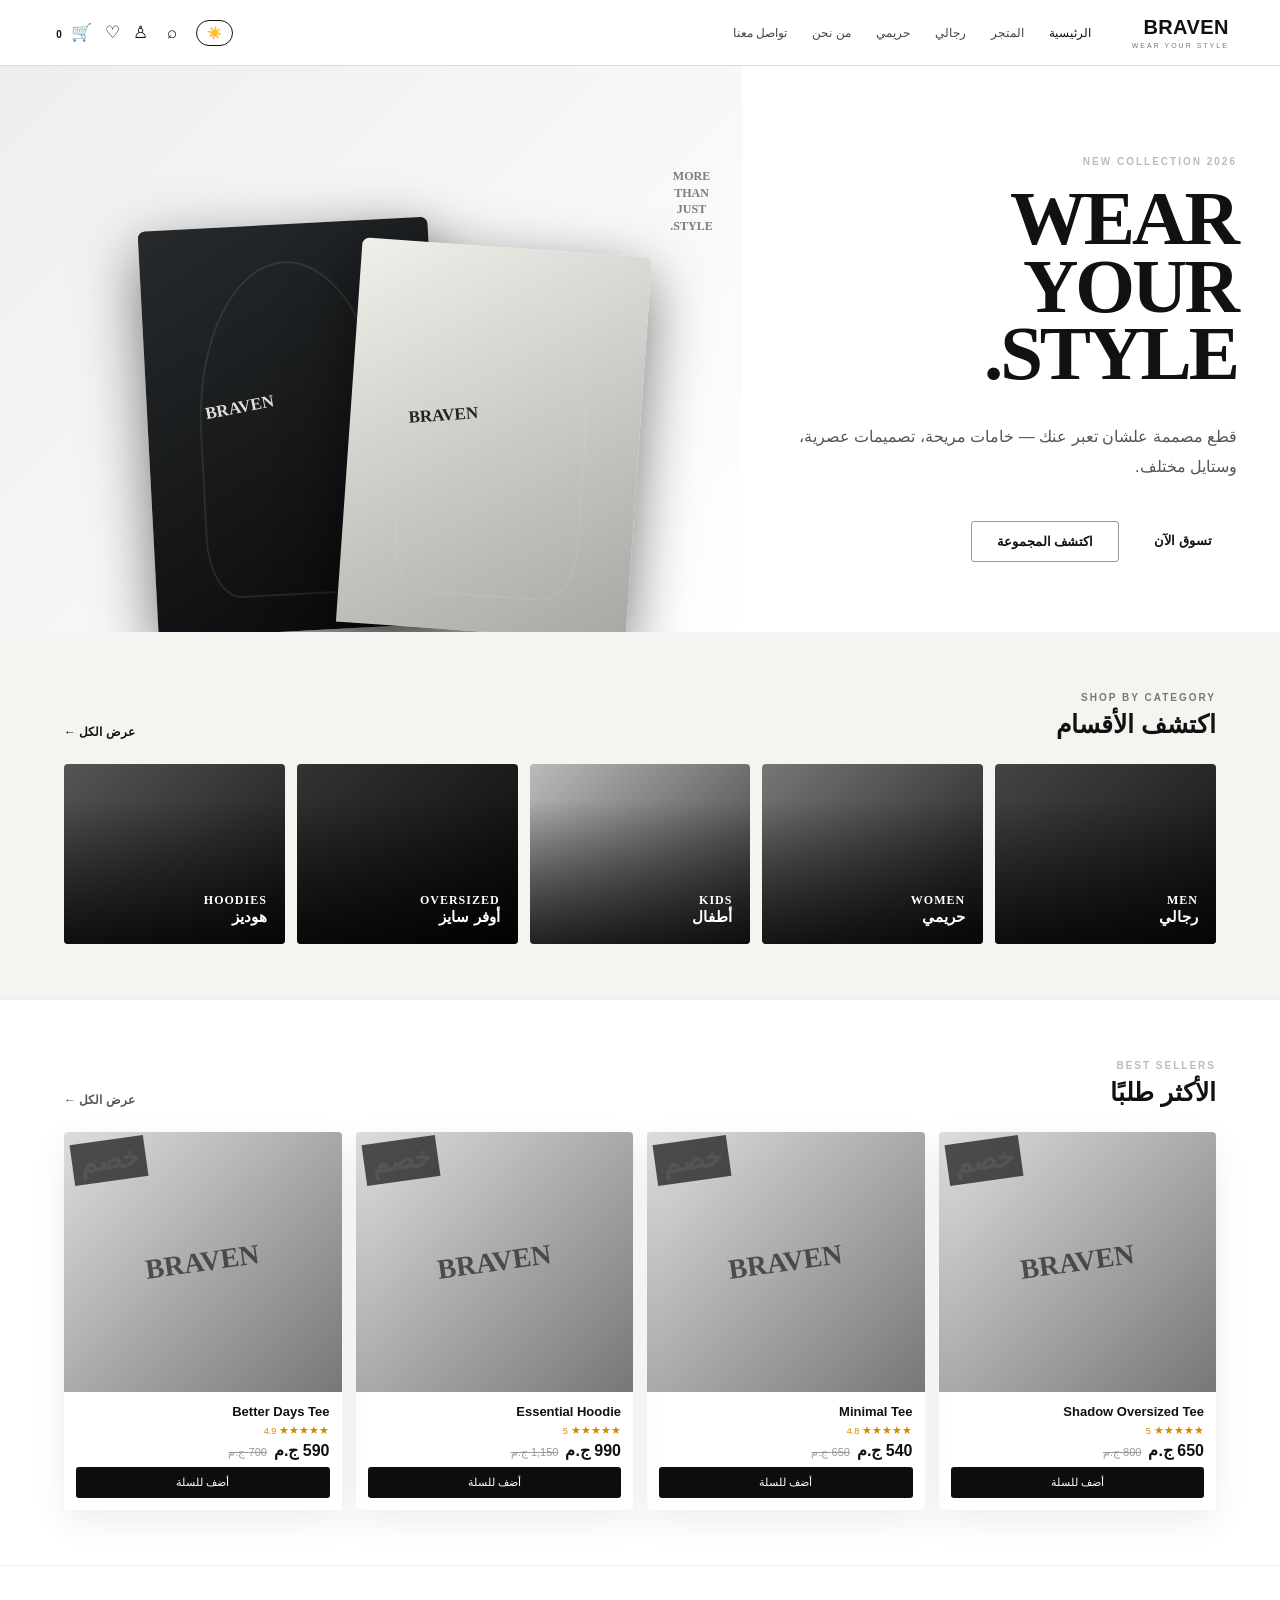
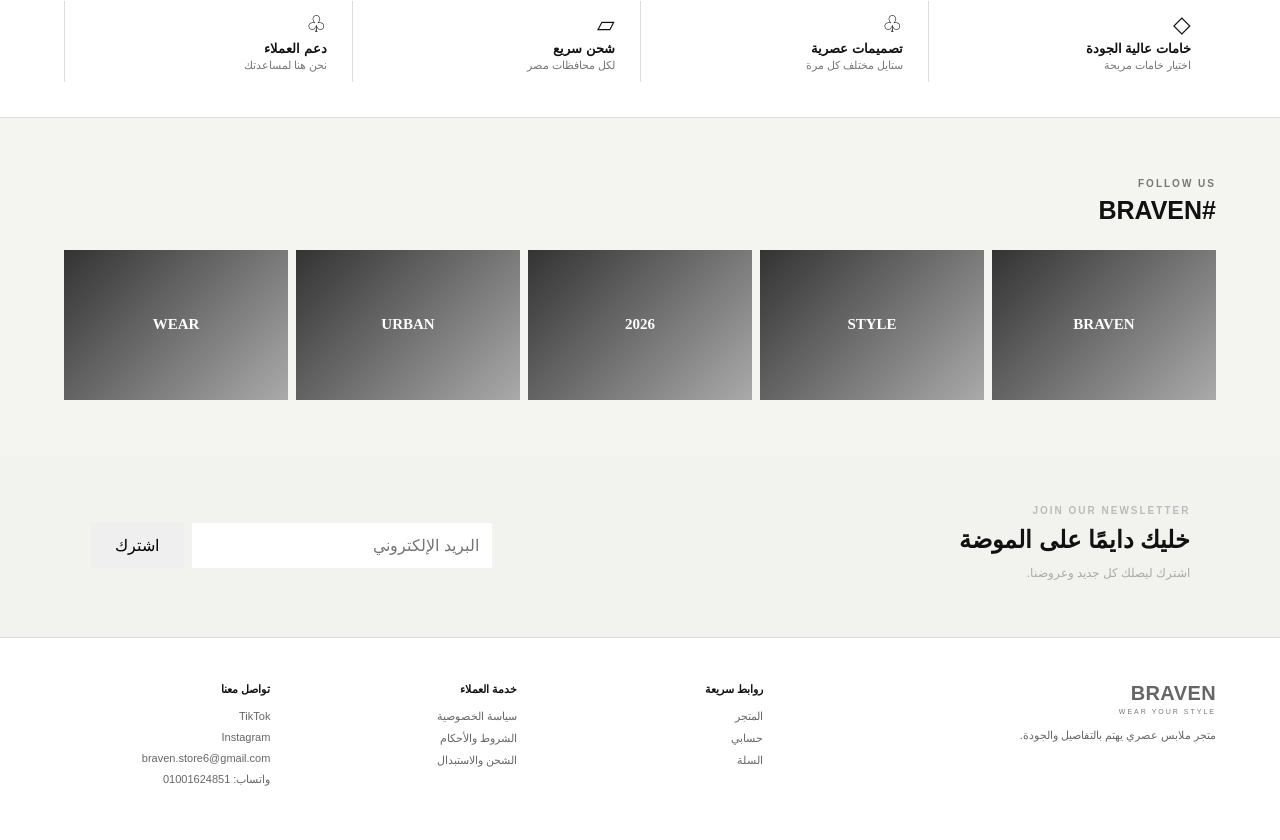
<file: index.html>
<!doctype html><html lang="ar" dir="rtl"><head><meta charset="utf-8"><meta name="viewport" content="width=device-width,initial-scale=1"><title>BRAVEN — Wear Your Style</title><link rel="stylesheet" href="styles.css?v=20260926-5"><link rel="stylesheet" href="theme-fix.css?v=20260926-2"></head><body><header class="topbar"><a class="brand" href="index.html"><span>BRAVEN</span><small>WEAR YOUR STYLE</small></a><nav><a class="active" href="index.html">الرئيسية</a><a href="shop.html">المتجر</a><a href="shop.html?cat=men">رجالي</a><a href="shop.html?cat=women">حريمي</a><a href="#about">من نحن</a><a href="#contact">تواصل معنا</a></nav><div class="actions"><button id="themeToggle" class="theme-toggle" onclick="toggleTheme()" title="تبديل الوضع">☀️</button><button onclick="openSearch()">⌕</button><a href="account.html">♙</a><a href="cart.html">♡</a><a class="cart-link" href="cart.html">🛒 <b id="cartCount">0</b></a></div></header><main><section class="hero"><div class="hero-copy"><span class="eyebrow">NEW COLLECTION 2026</span><h1>WEAR YOUR<br><strong>STYLE.</strong></h1><p>قطع مصممة علشان تعبر عنك — خامات مريحة، تصميمات عصرية، وستايل مختلف.</p><div class="hero-buttons"><a class="btn light" href="shop.html">تسوق الآن</a><a class="btn ghost" href="#categories">اكتشف المجموعة</a></div></div><div class="hero-art"><div class="model-card model-one"><span>BRAVEN</span></div><div class="model-card model-two"><span>BRAVEN</span></div><div class="hero-stamp">MORE<br>THAN<br>JUST<br>STYLE.</div></div></section><section id="categories" class="section"><div class="section-head"><div><span class="eyebrow dark">SHOP BY CATEGORY</span><h2>اكتشف الأقسام</h2></div><a href="shop.html">عرض الكل ←</a></div><div class="category-grid"><a class="cat cat-men" href="shop.html?cat=men"><span>MEN</span><b>رجالي</b></a><a class="cat cat-women" href="shop.html?cat=women"><span>WOMEN</span><b>حريمي</b></a><a class="cat cat-kids" href="shop.html?cat=kids"><span>KIDS</span><b>أطفال</b></a><a class="cat cat-over" href="shop.html?cat=oversized"><span>OVERSIZED</span><b>أوفر سايز</b></a><a class="cat cat-hood" href="shop.html?cat=hoodies"><span>HOODIES</span><b>هوديز</b></a></div></section><section class="section dark-section"><div class="section-head"><div><span class="eyebrow">BEST SELLERS</span><h2>الأكثر طلبًا</h2></div><a href="shop.html">عرض الكل ←</a></div><div id="homeProducts" class="product-grid"></div></section><section class="benefits section"><div><i>◇</i><b>خامات عالية الجودة</b><span>اختيار خامات مريحة</span></div><div><i>♧</i><b>تصميمات عصرية</b><span>ستايل مختلف كل مرة</span></div><div><i>▱</i><b>شحن سريع</b><span>لكل محافظات مصر</span></div><div><i>♧</i><b>دعم العملاء</b><span>نحن هنا لمساعدتك</span></div></section><section class="instagram section"><div class="section-head"><div><span class="eyebrow dark">FOLLOW US</span><h2>#BRAVEN</h2></div></div><div class="insta-grid"><div>BRAVEN</div><div>STYLE</div><div>2026</div><div>URBAN</div><div>WEAR</div></div></section><section class="newsletter"><div><span class="eyebrow">JOIN OUR NEWSLETTER</span><h2>خليك دايمًا على الموضة</h2><p>اشترك ليصلك كل جديد وعروضنا.</p></div><form onsubmit="subscribe(event)"><input required type="email" placeholder="البريد الإلكتروني"><button>اشترك</button></form></section></main><footer id="contact"><div><a class="brand" href="index.html"><span>BRAVEN</span><small>WEAR YOUR STYLE</small></a><p>متجر ملابس عصري يهتم بالتفاصيل والجودة.</p></div><div><h4>روابط سريعة</h4><a href="shop.html">المتجر</a><a href="account.html">حسابي</a><a href="cart.html">السلة</a></div><div><h4>خدمة العملاء</h4><a href="#">سياسة الخصوصية</a><a href="#">الشروط والأحكام</a><a href="#">الشحن والاستبدال</a></div><div><h4>تواصل معنا</h4><a class="social-link" href="https://www.tiktok.com/@braven9631?_r=1&_t=ZS-99qKzGs6H9o" target="_blank" rel="noopener">TikTok</a><a class="social-link" href="https://www.instagram.com/braven7117?stkn=MTlnc2VxcGY0OW10dA%3D%3D" target="_blank" rel="noopener">Instagram</a><a class="social-link" href="mailto:braven.store6@gmail.com">braven.store6@gmail.com</a><a class="social-link" id="whatsappLink" href="https://wa.me/2010016248519" target="_blank" rel="noopener">واتساب: <span id="footerPhone">01001624851</span></a></div></footer><div id="toast" class="toast"></div><script src="recovery.js?v=20260926-5"></script><script src="app.js?v=20260926-5"></script><script src="final-fix.js?v=20260926-2"></script><script>(function(){function updateWhatsApp(){try{const settings=JSON.parse(localStorage.getItem('braven_settings')||'{}'),raw=String(settings.phone||'').trim(),digits=raw.replace(/\D/g,''),wa=digits?(digits.startsWith('0')?'20'+digits.slice(1):digits):'';const link=document.getElementById('whatsappLink'),label=document.getElementById('footerPhone');if(link&&wa)link.href='https://wa.me/'+wa;if(label&&raw)label.textContent=raw}catch(e){}}updateWhatsApp();window.addEventListener('storage',updateWhatsApp);window.addEventListener('pageshow',updateWhatsApp)})();</script></body></html>
</file>
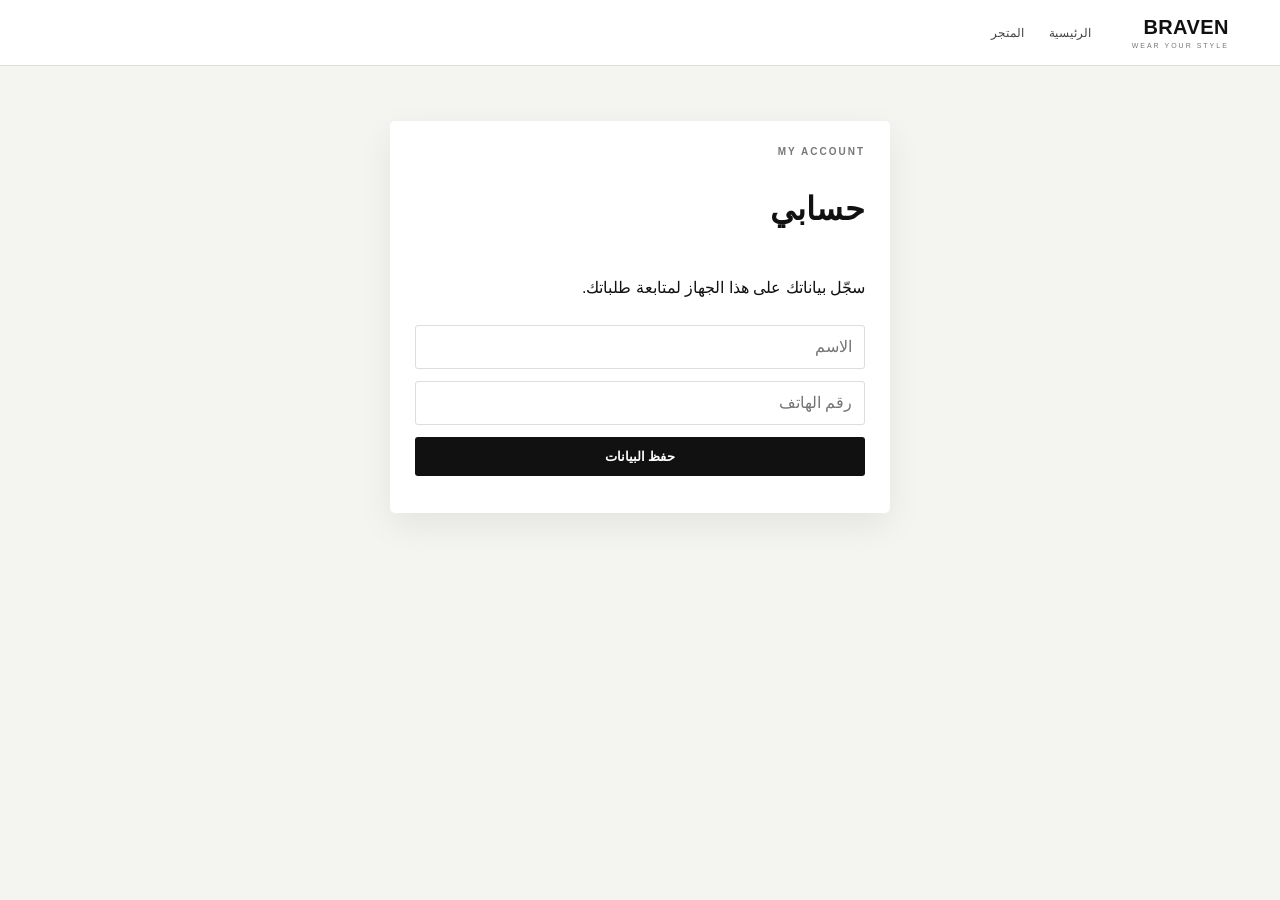
<file: account.html>
<!doctype html><html lang="ar" dir="rtl"><head><meta charset="utf-8"><meta name="viewport" content="width=device-width,initial-scale=1"><title>حسابي — BRAVEN</title><link rel="stylesheet" href="styles.css"></head><body><header class="topbar"><a class="brand" href="index.html"><span>BRAVEN</span><small>WEAR YOUR STYLE</small></a><nav><a href="index.html">الرئيسية</a><a href="shop.html">المتجر</a></nav></header><main class="section account"><div class="account-card"><span class="eyebrow dark">MY ACCOUNT</span><h1>حسابي</h1><p>سجّل بياناتك على هذا الجهاز لمتابعة طلباتك.</p><input id="accountName" placeholder="الاسم"><input id="accountPhone" placeholder="رقم الهاتف"><button class="btn dark-btn" onclick="saveAccount()">حفظ البيانات</button><div id="accountMsg"></div></div></main><script src="app.js"></script><script>loadAccount()</script></body></html>
</file>
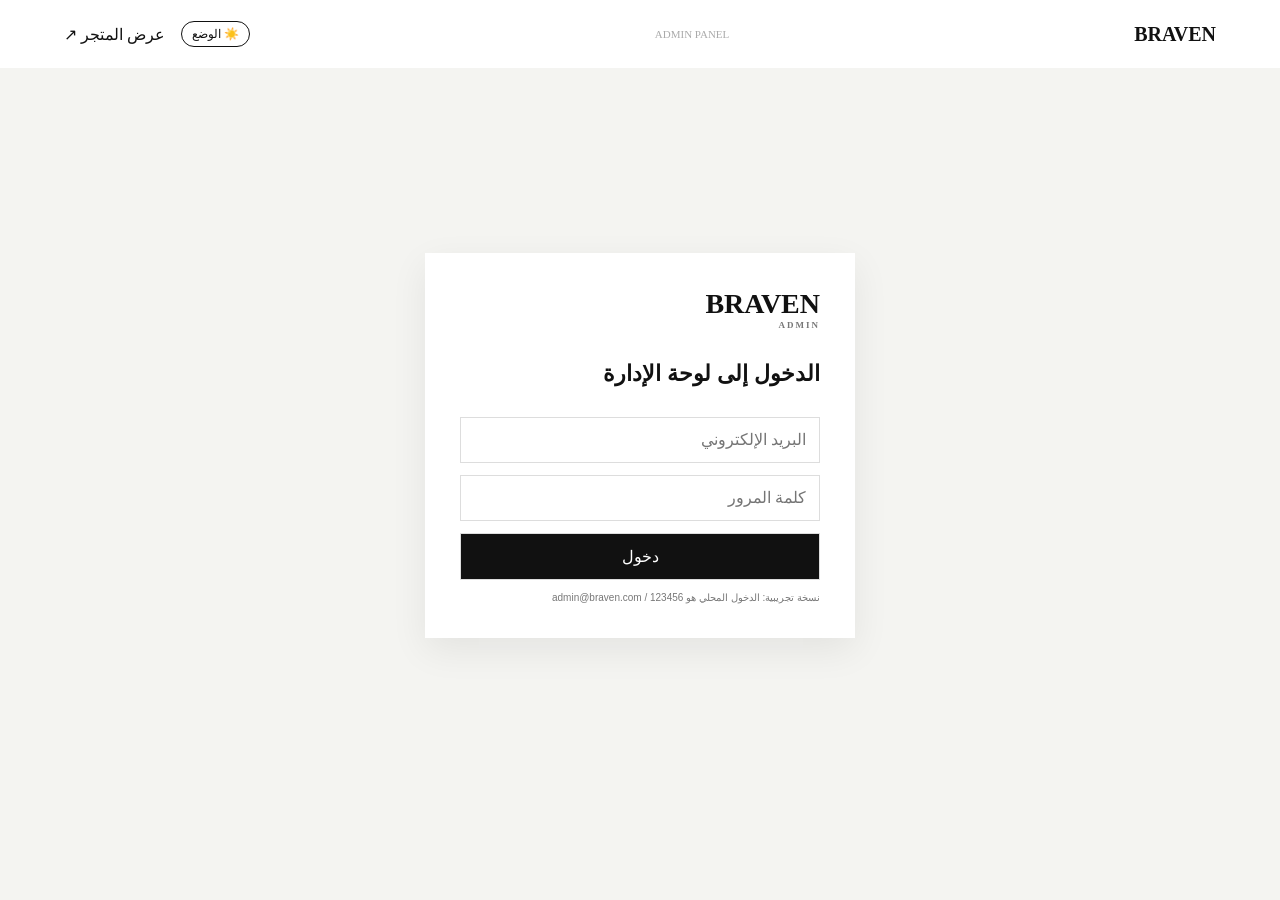
<file: admin.html>
<!doctype html><html lang="ar" dir="rtl"><head><meta charset="utf-8"><meta name="viewport" content="width=device-width,initial-scale=1"><title>لوحة الإدارة — BRAVEN</title><link rel="stylesheet" href="styles.css?v=20260926-3"><link rel="stylesheet" href="theme-fix.css?v=20260926-1"></head><body class="admin-body"><header class="admin-top"><a href="index.html">BRAVEN</a><span>ADMIN PANEL</span><div class="admin-top-actions"><button id="themeToggle" class="theme-toggle" onclick="toggleTheme()" title="تبديل الوضع">☀️ الوضع</button><a href="index.html">عرض المتجر ↗</a></div></header><main class="admin-wrap"><section id="adminLogin" class="admin-login"><div class="admin-login-box"><div class="admin-logo">BRAVEN<span>ADMIN</span></div><h1>الدخول إلى لوحة الإدارة</h1><input id="adminEmail" placeholder="البريد الإلكتروني"><input id="adminPass" type="password" placeholder="كلمة المرور"><button onclick="bravenSafeAdminLogin()">دخول</button><small>نسخة تجريبية: الدخول المحلي هو admin@braven.com / 123456</small></div></section><section id="dashboard" class="hidden"><div class="admin-head"><div><span class="eyebrow dark">CONTROL CENTER</span><h1>لوحة الإدارة</h1><p>إدارة المنتجات والمخزون والطلبات والإعدادات.</p></div><button class="btn dark-btn" onclick="adminLogout()">تسجيل خروج</button></div><div class="stats"><div><b id="statOrders">0</b><span>الطلبات</span></div><div><b id="statSales">0</b><span>المبيعات ج.م</span></div><div><b id="statProducts">0</b><span>المنتجات</span></div><div><b id="statStock">0</b><span>المخزون</span></div></div><div class="admin-grid"><section class="admin-card"><h2 id="productFormTitle">إضافة منتج</h2><form id="productForm" onsubmit="saveProduct(event)"><input type="hidden" id="editId"><label>اسم المنتج<input id="pName" required placeholder="مثال: Oversized Tee"></label><label>الفئة<select id="pCat"><option value="men">رجالي</option><option value="women">حريمي</option><option value="kids">أطفال</option><option value="oversized">أوفر سايز</option><option value="hoodies">هوديز</option></select></label><div class="two"><label>السعر<input id="pPrice" required type="number"></label><label>السعر القديم<input id="pOld" type="number"></label></div><div class="two"><label>المخزون<input id="pStock" required type="number"></label><label>التقييم<input id="pRating" type="number" min="1" max="5" step=".1" value="5"></label></div><label>صور المنتج (يمكن اختيار أكثر من صورة)<input id="pImages" type="file" accept="image/*" multiple></label><label>أو رابط صورة رئيسية<input id="pImageUrl" placeholder="https://..."></label><label>الوصف الكامل<textarea id="pDescription" rows="5" placeholder="وصف المنتج وتفاصيله"></textarea></label><div class="two"><label>المقاسات<input id="pSizes" placeholder="S, M, L, XL"></label><label>الألوان<input id="pColors" placeholder="أسود, أبيض"></label></div><div class="two"><label>SKU / كود المنتج<input id="pSku" placeholder="BRV-001"></label><label>حد تنبيه المخزون<input id="pLowStock" type="number" min="0" value="3"></label></div><div class="admin-checks"><label><input id="pFeatured" type="checkbox"> منتج مميز</label><label><input id="pNew" type="checkbox"> منتج جديد</label></div><button class="btn dark-btn">حفظ المنتج</button><button type="button" class="btn outline" onclick="resetProductForm()">مسح</button></form></section><section class="admin-card"><h2>المنتجات والمخزون</h2><div id="adminProducts"></div></section></div><section class="admin-card" id="revenueDashboard"><h2>الإيرادات والإحصائيات</h2><p>جاري تحميل الإحصائيات...</p></section><section class="admin-card"><h2>الطلبات</h2><div id="adminOrders"></div></section><section class="admin-card"><h2>إدارة التقييمات والمراجعات</h2><div id="adminReviews"></div></section><section class="admin-card settings"><h2>إعدادات المتجر</h2><div class="two"><label>اسم المتجر<input id="storeName"></label><label>رقم واتساب<input id="storePhone"></label></div><button class="btn dark-btn" onclick="saveSettings()">حفظ الإعدادات</button></section></section></main><div id="toast" class="toast"></div><script src="app.js?v=20260926-3"></script><script src="recovery.js?v=20260926-3"></script><script src="runtime-fix.js?v=20260926-3"></script><script>initAdmin()</script></body></html>
</file>
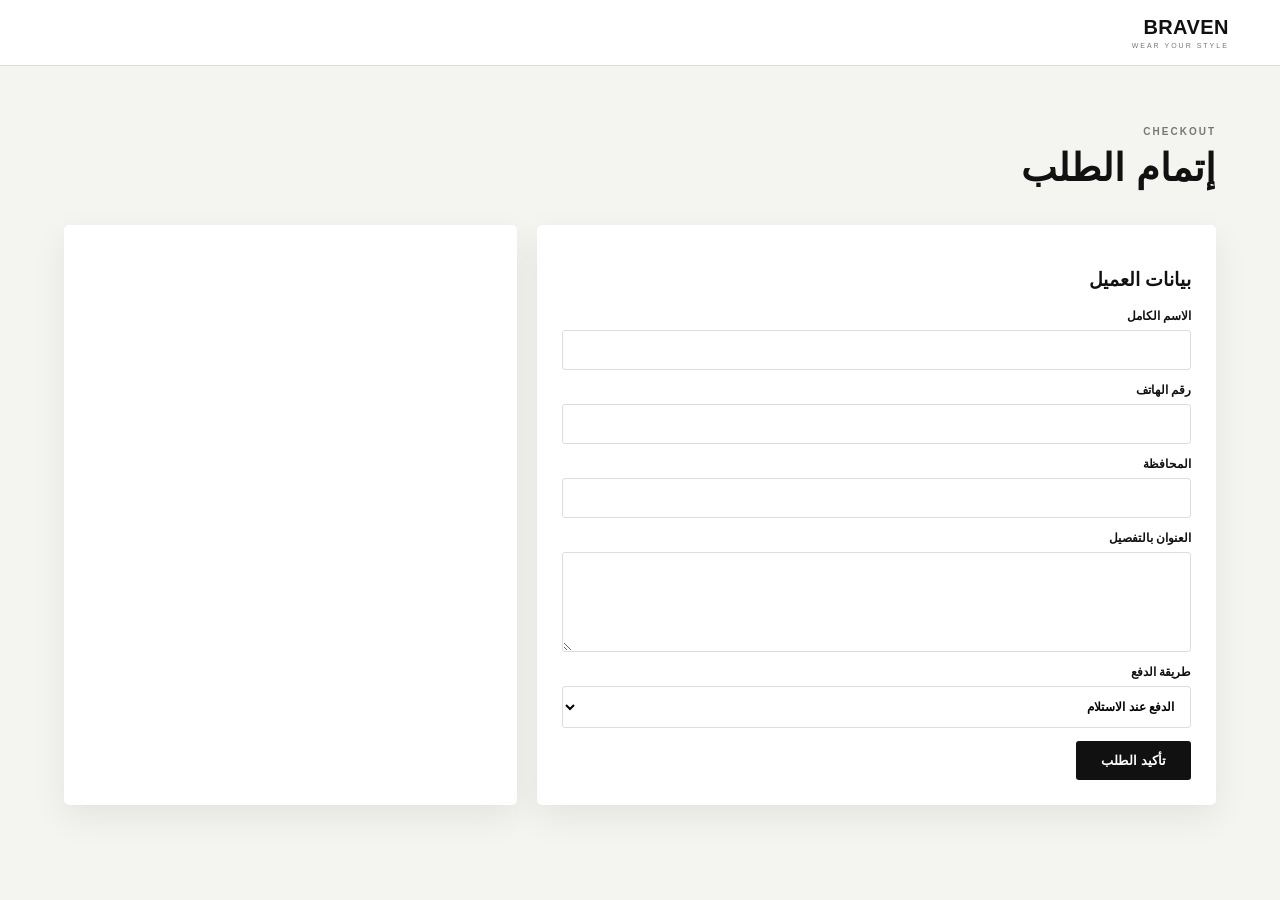
<file: checkout.html>
<!doctype html><html lang="ar" dir="rtl"><head><meta charset="utf-8"><meta name="viewport" content="width=device-width,initial-scale=1"><title>إتمام الطلب — BRAVEN</title><link rel="stylesheet" href="styles.css"></head><body><header class="topbar"><a class="brand" href="index.html"><span>BRAVEN</span><small>WEAR YOUR STYLE</small></a></header><main class="section checkout"><div class="page-title"><span class="eyebrow dark">CHECKOUT</span><h1>إتمام الطلب</h1></div><form id="checkoutForm" class="checkout-form"><div class="form-card"><h3>بيانات العميل</h3><label>الاسم الكامل<input required name="name"></label><label>رقم الهاتف<input required name="phone"></label><label>المحافظة<input required name="city"></label><label>العنوان بالتفصيل<textarea required name="address"></textarea></label><label>طريقة الدفع<select name="payment"><option>الدفع عند الاستلام</option><option>تحويل بنكي</option></select></label><button class="btn dark-btn">تأكيد الطلب</button></div><div id="checkoutSummary" class="form-card"></div></form></main><div id="toast" class="toast"></div><script src="recovery.js"></script><script src="app.js"></script><script>renderCheckout()</script></body></html>
</file>
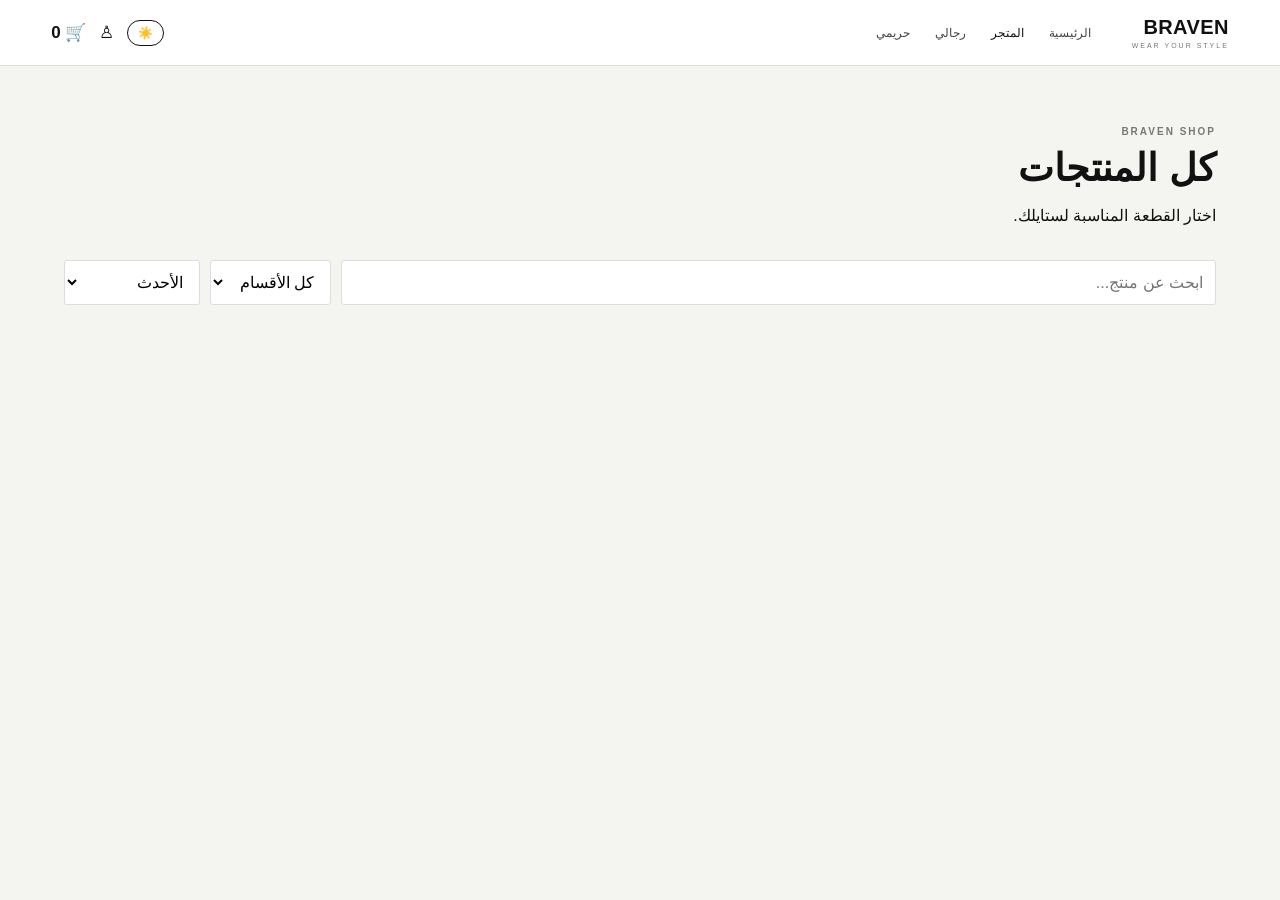
<file: shop.html>
<!doctype html><html lang="ar" dir="rtl"><head><meta charset="utf-8"><meta name="viewport" content="width=device-width,initial-scale=1"><title>المتجر — BRAVEN</title><link rel="stylesheet" href="styles.css"></head><body>
<header class="topbar"><a class="brand" href="index.html"><span>BRAVEN</span><small>WEAR YOUR STYLE</small></a><nav><a href="index.html">الرئيسية</a><a class="active" href="shop.html">المتجر</a><a href="shop.html?cat=men">رجالي</a><a href="shop.html?cat=women">حريمي</a></nav><div class="actions"><button id="themeToggle" class="theme-toggle" onclick="toggleTheme()" title="تبديل الوضع">☀️</button><a href="account.html">♙</a><a href="cart.html">🛒 <b id="cartCount">0</b></a></div></header>
<main class="shop-page section"><div class="page-title"><span class="eyebrow dark">BRAVEN SHOP</span><h1>كل المنتجات</h1><p>اختار القطعة المناسبة لستايلك.</p></div><div class="shop-tools"><input id="searchInput" oninput="renderShop()" placeholder="ابحث عن منتج..."><select id="categorySelect" onchange="renderShop()"><option value="">كل الأقسام</option><option value="men">رجالي</option><option value="women">حريمي</option><option value="kids">أطفال</option><option value="oversized">أوفر سايز</option><option value="hoodies">هوديز</option></select><select id="sortSelect" onchange="renderShop()"><option value="new">الأحدث</option><option value="low">السعر: الأقل</option><option value="high">السعر: الأعلى</option></select></div><div id="shopProducts" class="product-grid"></div></main><div id="toast" class="toast"></div><script src="recovery.js"></script><script src="app.js"></script><script>initShop()</script></body></html>
</file>
<file: styles.css>
/* BRAVEN theme system — preserves the original layout while inverting the visual palette */
:root{
  --page-bg:#f4f4f1;--page-text:#111;--surface:#fff;--surface-2:#f8f8f6;
  --header-bg:#080a0b;--header-text:#fff;--border:#ddd;--muted-text:#747474;
  --invert-bg:#0b0d0e;--invert-text:#fff;--field-bg:#fff;--field-text:#111;
}
body{background:var(--page-bg);color:var(--page-text);transition:background-color .28s ease,color .28s ease}
body.theme-dark{
  --page-bg:#080909;--page-text:#fff;--surface:#111313;--surface-2:#161818;
  --header-bg:#000;--header-text:#fff;--border:#303333;--muted-text:#b7b7b7;
  --invert-bg:#000;--invert-text:#fff;--field-bg:#151717;--field-text:#fff;
}
body.theme-dark .topbar,body.theme-dark .admin-top{background:#000;color:#fff;border-color:#252525}
body:not(.theme-dark) .topbar,body:not(.theme-dark) .admin-top{background:#fff;color:#111;border-color:#ddd}
body:not(.theme-dark) .topbar nav a,body:not(.theme-dark) .actions button,body:not(.theme-dark) .actions a{color:#111}
body:not(.theme-dark) .brand small{color:#777}
body.theme-dark .brand small{color:#bbb}
body:not(.theme-dark) .hero{background:#fff;color:#111}
body:not(.theme-dark) .hero p{color:#555}
body:not(.theme-dark) .hero-art{background:linear-gradient(135deg,#eee,#fff)}
body:not(.theme-dark) .hero-stamp{color:#1118}
body:not(.theme-dark) .ghost{color:#111;border-color:#999}
body.theme-dark .section:not(.dark-section),body.theme-dark .benefits,body.theme-dark .instagram{background:#080909;color:#fff}
body.theme-dark .dark-section,body.theme-dark .reviews{background:#000;color:#fff}
body.theme-dark .product-card,body.theme-dark .cart-row,body.theme-dark .cart-total,
body.theme-dark .form-card,body.theme-dark .account-card,body.theme-dark .admin-card,
body.theme-dark .stats>div,body.theme-dark .admin-login-box{background:#111313;color:#fff;border-color:#303333}
body.theme-dark .product-card h3,body.theme-dark .section-head h2,body.theme-dark .admin-card h2,
body.theme-dark .admin-head h1,body.theme-dark .admin-logo,body.theme-dark label{color:#fff}
body.theme-dark .section-head a,body.theme-dark .benefits span,body.theme-dark .admin-product small,
body.theme-dark .order small,body.theme-dark .stats span{color:#b7b7b7}
body.theme-dark .benefits{border-color:#303333}
body.theme-dark .benefits>div{border-color:#303333}
body.theme-dark .shop-tools input,body.theme-dark .shop-tools select,body.theme-dark .account-card input,
body.theme-dark .checkout-form input,body.theme-dark .checkout-form select,body.theme-dark .checkout-form textarea,
body.theme-dark .admin-card input,body.theme-dark .admin-card select,
body.theme-dark .admin-login-box input{background:#151717;color:#fff;border-color:#3a3a3a}
body.theme-dark .outline{color:#fff;border-color:#555;background:transparent}
body.theme-dark .dark-btn{background:#fff;color:#000}
body.theme-dark .add-btn{background:#fff;color:#000}
body.theme-dark .sale{background:#fff;color:#000}
body.theme-dark .order,.theme-dark .admin-product{border-color:#303333}
body.theme-dark footer{background:#000;color:#aaa}
body.theme-dark footer h4{color:#fff}
body.theme-dark .newsletter{background:#000;color:#fff}
body.theme-dark .newsletter input{background:#151717;color:#fff}
body:not(.theme-dark) .dark-section{background:#fff;color:#111;border-top:1px solid #eee;border-bottom:1px solid #eee}
body:not(.theme-dark) .dark-section .section-head a{color:#555}
body:not(.theme-dark) .newsletter{background:#f2f2ef;color:#111}
body:not(.theme-dark) footer{background:#fff;color:#666;border-top:1px solid #ddd}
body:not(.theme-dark) footer h4{color:#111}
body:not(.theme-dark) .admin-body{background:#f4f4f1}
body.theme-dark .admin-body{background:#080909}
.theme-toggle{background:transparent!important;color:inherit!important;border:1px solid currentColor!important;border-radius:999px;padding:6px 10px!important;font-size:12px!important;line-height:1;transition:all .2s ease}
.theme-toggle:hover{transform:translateY(-1px);opacity:.8}
.admin-top-actions{display:flex;align-items:center;gap:16px}
.social-link{display:block;margin:8px 0}
@media(max-width:520px){.admin-top-actions{gap:8px}.theme-toggle{padding:6px 8px!important}.admin-top{padding:0 3%}.admin-top span{display:none}}
@import url('https://fonts.googleapis.com/css2?family=Cairo:wght@400;600;700;800;900&family=Montserrat:wght@500;700;800;900&display=swap');
:root{--black:#090b0c;--dark:#111416;--white:#f7f7f4;--line:#ddd;--muted:#747474;--accent:#fff;--card:#fff;--shadow:0 12px 35px #00000012}
*{box-sizing:border-box}html{scroll-behavior:smooth}body{margin:0;font-family:Cairo,Arial,sans-serif;background:#f4f4f1;color:#111}a{text-decoration:none;color:inherit}button,input,select,textarea{font:inherit}button{cursor:pointer;border:0}.topbar{height:66px;background:#080a0b;color:#fff;display:flex;align-items:center;padding:0 4%;gap:28px;position:sticky;top:0;z-index:20;border-bottom:1px solid #242729}.brand{display:flex;flex-direction:column;line-height:1;font-family:Montserrat,sans-serif;letter-spacing:.4px;min-width:110px}.brand span{font-weight:900;font-size:20px}.brand small{font-size:7px;letter-spacing:2px;margin-top:5px;color:#bbb}.topbar nav{display:flex;gap:25px;font-size:12px;flex:1}.topbar nav a{opacity:.78}.topbar nav a:hover,.topbar nav .active{opacity:1}.actions{display:flex;gap:13px;align-items:center}.actions button,.actions a{background:none;color:#fff;font-size:17px}.cart-link{white-space:nowrap}.cart-link b{background:#fff;color:#111;border-radius:50%;padding:1px 5px;font-size:10px}.hero{min-height:560px;background:#0b0d0e;color:#fff;display:grid;grid-template-columns:42% 58%;overflow:hidden}.hero-copy{padding:90px 8% 70px;display:flex;flex-direction:column;justify-content:center;z-index:2}.eyebrow{font:700 10px Montserrat,sans-serif;letter-spacing:2px;color:#bbb}.eyebrow.dark{color:#777}.hero h1{font:900 clamp(50px,6vw,86px)/.88 Montserrat;margin:18px 0;letter-spacing:-3px}.hero h1 strong{font-weight:900}.hero p{max-width:470px;color:#bdbdbd;line-height:1.9}.hero-buttons{display:flex;gap:10px;margin-top:22px}.btn{padding:12px 25px;border-radius:3px;font-weight:800;font-size:13px;display:inline-block}.light{background:#fff;color:#111}.ghost{border:1px solid #666;color:#fff}.dark-btn{background:#111;color:#fff}.outline{border:1px solid #aaa;background:transparent;color:#111}.hero-art{position:relative;background:linear-gradient(135deg,#303438,#121516);min-height:560px}.model-card{position:absolute;width:39%;height:72%;bottom:0;border-radius:7px 7px 0 0;background:linear-gradient(150deg,#272a2d,#070808);box-shadow:0 20px 60px #0008}.model-card:before{content:"";position:absolute;inset:9% 18%;border:2px solid #ddd6;border-radius:50% 50% 18% 18%;opacity:.25}.model-card span{position:absolute;top:42%;left:20%;font:900 17px Montserrat;transform:rotate(-8deg);color:#ddd}.model-one{left:20%;transform:rotate(-3deg)}.model-two{right:14%;height:68%;background:linear-gradient(150deg,#f0f0eb,#a7a7a3);transform:rotate(4deg)}.model-two span{color:#222}.hero-stamp{position:absolute;right:4%;top:18%;font:800 12px Montserrat;line-height:1.4;color:#fff8;text-align:center}.section{padding:55px 5%}.section-head{display:flex;justify-content:space-between;align-items:end;margin-bottom:25px}.section-head h2{margin:5px 0 0;font-size:25px}.section-head>a{font-size:12px;font-weight:700}.category-grid{display:grid;grid-template-columns:repeat(5,1fr);gap:12px}.cat{height:180px;border-radius:4px;overflow:hidden;position:relative;padding:18px;color:#fff;display:flex;flex-direction:column;justify-content:end;background:#25282a}.cat:before{content:"";position:absolute;inset:0;background:linear-gradient(transparent 20%,#000b)}.cat span,.cat b{position:relative}.cat span{font:800 12px Montserrat;letter-spacing:1px}.cat b{font-size:15px}.cat-men{background:linear-gradient(135deg,#444,#111)}.cat-women{background:linear-gradient(135deg,#777,#191919)}.cat-kids{background:linear-gradient(135deg,#bbb,#333)}.cat-over{background:linear-gradient(135deg,#333,#080808)}.cat-hood{background:linear-gradient(135deg,#555,#151515)}.dark-section{background:#0b0d0e;color:#fff}.dark-section .section-head a{color:#bbb}.product-grid{display:grid;grid-template-columns:repeat(4,1fr);gap:14px}.product-card{background:#fff;color:#111;border-radius:4px;overflow:hidden;box-shadow:var(--shadow);position:relative}.product-image{height:260px;background:linear-gradient(135deg,#ddd,#777);display:flex;align-items:center;justify-content:center;position:relative}.product-image span{font:900 28px Montserrat;color:#222;transform:rotate(-8deg);opacity:.7}.product-body{padding:12px}.product-body h3{font-size:13px;margin:0 0 5px}.price{font-weight:900}.old{text-decoration:line-through;color:#999;font-size:11px;margin-right:7px}.rating{color:#d18a00;font-size:11px;margin:4px 0}.add-btn{width:100%;background:#0b0d0e;color:#fff;padding:9px;border-radius:3px;margin-top:7px;font-size:11px}.sale{position:absolute;top:8px;left:8px;background:#111;color:#fff;padding:4px 7px;font-size:9px}.benefits{display:grid;grid-template-columns:repeat(4,1fr);padding-top:35px;padding-bottom:35px;background:#fff;border-bottom:1px solid #ddd}.benefits>div{padding:10px 25px;border-left:1px solid #ddd;display:flex;flex-direction:column;gap:3px}.benefits i{font-size:23px;font-style:normal}.benefits span{font-size:11px;color:#777}.benefits b{font-size:13px}.reviews{background:#0b0d0e;color:#fff}.review-grid{display:grid;grid-template-columns:repeat(3,1fr);gap:14px}.review-grid article{border:1px solid #292d2f;padding:22px;background:#111416}.review-grid b{color:#e7a62b}.review-grid p{font-size:13px;line-height:1.8;color:#ccc}.review-grid strong{font-size:12px}.insta-grid{display:grid;grid-template-columns:repeat(5,1fr);gap:8px}.insta-grid div{height:150px;background:linear-gradient(135deg,#333,#aaa);display:flex;align-items:center;justify-content:center;color:#fff;font:900 15px Montserrat}.newsletter{background:#111416;color:#fff;padding:45px 7%;display:flex;justify-content:space-between;align-items:center}.newsletter h2{margin:8px 0}.newsletter p{color:#aaa;font-size:12px}.newsletter form{display:flex;gap:8px}.newsletter input{min-width:300px;padding:13px;border:0}.newsletter button{padding:13px 25px}.newsletter+footer{}footer{background:#070809;color:#aaa;display:grid;grid-template-columns:2fr 1fr 1fr 1fr;gap:40px;padding:45px 5%;font-size:11px}footer h4{color:#fff;margin-top:0}footer>div>a:not(.brand){display:block;margin:9px 0}footer p{line-height:1.8}.page-title{margin-bottom:35px}.page-title h1{font-size:38px;margin:7px 0}.shop-tools{display:flex;gap:10px;margin-bottom:25px}.shop-tools input{flex:1}.shop-tools input,.shop-tools select,.account-card input,.checkout-form input,.checkout-form select,.checkout-form textarea,.admin-card input,.admin-card select{border:1px solid #ddd;background:#fff;padding:12px;border-radius:3px;outline:none}.cart-row{display:grid;grid-template-columns:90px 1fr 100px 120px 40px;align-items:center;gap:15px;background:#fff;padding:12px;margin-bottom:8px}.mini-img{height:75px;background:linear-gradient(135deg,#ddd,#777);display:flex;align-items:center;justify-content:center;font:900 12px Montserrat}.cart-total{background:#fff;padding:25px;margin-top:20px;display:flex;justify-content:space-between;align-items:center}.checkout-form{display:grid;grid-template-columns:1.2fr .8fr;gap:20px}.form-card,.account-card{background:#fff;padding:25px;border-radius:5px;box-shadow:var(--shadow)}.form-card label,.admin-card label{display:flex;flex-direction:column;gap:7px;font-size:12px;margin-bottom:13px;font-weight:700}.form-card textarea{min-height:100px}.account{min-height:600px;display:flex;justify-content:center;align-items:flex-start}.account-card{width:min(500px,100%);display:flex;flex-direction:column;gap:12px}.toast{position:fixed;bottom:25px;left:25px;background:#111;color:#fff;padding:12px 18px;border-radius:4px;opacity:0;transform:translateY(10px);transition:.25s;z-index:99}.toast.show{opacity:1;transform:none}.admin-body{background:#f2f3f1}.admin-top{height:68px;background:#0a0c0d;color:#fff;display:flex;align-items:center;justify-content:space-between;padding:0 5%;font-family:Montserrat}.admin-top>a:first-child{font-size:20px;font-weight:900}.admin-top span{font-size:11px;color:#aaa}.admin-wrap{padding:40px 5%}.admin-login{min-height:75vh;display:grid;place-items:center}.admin-login-box{background:#fff;padding:35px;width:min(430px,100%);box-shadow:var(--shadow);display:flex;flex-direction:column;gap:12px}.admin-login-box h1{font-size:22px}.admin-login-box input,.admin-login-box button{padding:13px;border:1px solid #ddd}.admin-login-box button{background:#111;color:#fff}.admin-login-box small{font-size:10px;color:#777}.admin-logo{font:900 28px Montserrat}.admin-logo span{font-size:9px;display:block;letter-spacing:2px;color:#777}.admin-head{display:flex;justify-content:space-between;align-items:center;margin-bottom:25px}.admin-head h1{margin:5px 0}.stats{display:grid;grid-template-columns:repeat(4,1fr);gap:12px;margin-bottom:18px}.stats>div{background:#fff;padding:20px;box-shadow:var(--shadow);display:flex;flex-direction:column}.stats b{font:900 25px Montserrat}.stats span{font-size:11px;color:#777}.admin-grid{display:grid;grid-template-columns:.85fr 1.15fr;gap:18px}.admin-card{background:#fff;padding:22px;margin-bottom:18px;box-shadow:var(--shadow)}.admin-card h2{font-size:17px;margin-top:0}.two{display:grid;grid-template-columns:1fr 1fr;gap:10px}.admin-product{display:grid;grid-template-columns:60px 1fr auto;gap:10px;align-items:center;border-bottom:1px solid #eee;padding:10px 0}.admin-thumb{width:60px;height:60px;background:linear-gradient(135deg,#ddd,#777);display:grid;place-items:center;font:800 9px Montserrat}.admin-product small{color:#777}.admin-actions button{padding:6px 9px;font-size:10px;margin:2px}.order{border:1px solid #eee;padding:14px;margin-bottom:8px}.order-head{display:flex;justify-content:space-between;font-weight:800}.order small{color:#777}.hidden{display:none!important}@media(max-width:900px){.topbar nav{display:none}.hero{grid-template-columns:1fr}.hero-art{min-height:400px}.category-grid{grid-template-columns:repeat(2,1fr)}.product-grid{grid-template-columns:repeat(2,1fr)}.benefits{grid-template-columns:repeat(2,1fr)}.review-grid,.insta-grid{grid-template-columns:1fr}.checkout-form,.admin-grid{grid-template-columns:1fr}footer{grid-template-columns:1fr 1fr}.newsletter{display:block}.newsletter form{margin-top:20px}.cart-row{grid-template-columns:65px 1fr auto}.cart-row .qty,.cart-row .remove{grid-column:auto}.stats{grid-template-columns:repeat(2,1fr)}}@media(max-width:520px){.section{padding:38px 4%}.hero-copy{padding:60px 7%}.hero h1{font-size:48px}.category-grid,.product-grid{grid-template-columns:1fr 1fr}.product-image{height:190px}.benefits{grid-template-columns:1fr}.shop-tools{flex-direction:column}.newsletter input{min-width:0;width:100%}footer{grid-template-columns:1fr}.two{grid-template-columns:1fr}}

.order-status label{display:flex;flex-direction:column;gap:6px;font-size:11px;font-weight:700}
.order-status select{padding:8px;border:1px solid #ddd;border-radius:4px;background:#fff}
.theme-dark .order-status select{background:#151717;color:#fff;border-color:#444}
.order-status-list{margin-top:18px}.customer-order-status{display:flex;justify-content:space-between;align-items:center;padding:12px 0;border-bottom:1px solid var(--border);gap:12px}
.customer-order-status:last-child{border-bottom:0}.customer-order-status small{display:block;color:var(--muted-text);font-size:10px;margin-top:3px}.customer-order-status strong{padding:6px 10px;border-radius:999px;border:1px solid var(--border);font-size:11px}

.previous-orders{margin-top:18px}.previous-order{border-top:1px solid #ddd;padding:14px 0}.previous-order .order-head{display:flex;gap:12px;justify-content:space-between;flex-wrap:wrap}.previous-items{display:flex;gap:8px;flex-wrap:wrap;margin-top:8px}.previous-items span{padding:6px 9px;background:#f3f3f3;border-radius:6px}.revenue-stats{margin:14px 0}.revenue-stats div{min-height:75px}

.product-card{cursor:pointer}.detail-main-image{min-height:520px;border-radius:8px;background:linear-gradient(135deg,#ddd,#777);background-size:cover;background-position:center;display:grid;place-items:center;font:900 40px Montserrat;color:#222}.product-detail-grid{display:grid;grid-template-columns:1.05fr .95fr;gap:35px;align-items:start}.detail-gallery{display:flex;gap:8px;margin-top:10px;overflow:auto}.detail-gallery button{border:1px solid #ddd;background:transparent;padding:0;width:78px;height:78px;flex:0 0 auto}.detail-gallery img{width:100%;height:100%;object-fit:cover}.detail-info h1{font-size:40px;margin:10px 0}.detail-price{font:900 30px Montserrat}.stock-badge{display:inline-block;padding:7px 12px;border-radius:999px;font-size:11px}.stock-badge.in{background:#e8f5e9;color:#1b5e20}.stock-badge.out{background:#ffebee;color:#b71c1c}.product-description{line-height:2;color:var(--muted-text);white-space:pre-line}.detail-actions{display:flex;gap:10px;margin-top:25px;flex-wrap:wrap}.reviews-block{margin-top:40px}.reviews-block article{border:1px solid var(--border);padding:15px;margin:8px 0;background:var(--surface)}.review-form{display:grid;gap:10px;margin-top:18px}.review-form input,.review-form select,.review-form textarea{padding:11px;border:1px solid var(--border);background:var(--field-bg);color:var(--field-text)}.review-form textarea{min-height:100px}.related-section{padding-left:0;padding-right:0}.review-admin-row{border-bottom:1px solid var(--border);padding:12px 0}.review-admin-row button{padding:6px 10px}.admin-checks{display:flex;gap:18px;flex-wrap:wrap}.admin-checks label{display:flex!important;flex-direction:row!important;align-items:center;gap:6px}.admin-checks input{width:auto}.theme-dark .stock-badge.in{background:#17351a;color:#b8e0bb}.theme-dark .stock-badge.out{background:#3b161a;color:#ffb8bf}@media(max-width:800px){.product-detail-grid{grid-template-columns:1fr}.detail-main-image{min-height:360px}.detail-info h1{font-size:30px}}
</file>
<file: theme-fix.css>
/* BRAVEN theme stability layer — final visual overrides only. */
html{background:#f4f4f1!important}
body{transition:background-color .25s ease,color .25s ease!important}
body:not(.theme-dark){background:#f4f4f1!important;color:#111!important}
body.theme-dark{background:#080909!important;color:#fff!important}
body:not(.theme-dark) .topbar,body:not(.theme-dark) .admin-top{background:#fff!important;color:#111!important;border-color:#ddd!important}
body.theme-dark .topbar,body.theme-dark .admin-top{background:#000!important;color:#fff!important;border-color:#252525!important}
body:not(.theme-dark) .topbar nav a,body:not(.theme-dark) .actions button,body:not(.theme-dark) .actions a{color:#111!important}
body.theme-dark .topbar nav a,body.theme-dark .actions button,body.theme-dark .actions a{color:#fff!important}
body:not(.theme-dark) .hero{background:#fff!important;color:#111!important}body:not(.theme-dark) .hero p{color:#555!important}
body.theme-dark .hero{background:#0b0d0e!important;color:#fff!important}body.theme-dark .hero-art{background:linear-gradient(135deg,#222628,#050606)!important}
body.theme-dark .section:not(.dark-section),body.theme-dark .benefits,body.theme-dark .instagram{background:#080909!important;color:#fff!important}
body.theme-dark .dark-section,body.theme-dark .reviews{background:#000!important;color:#fff!important}
body.theme-dark .product-card,body.theme-dark .cart-row,body.theme-dark .cart-total,body.theme-dark .form-card,body.theme-dark .account-card,body.theme-dark .admin-card,body.theme-dark .stats>div,body.theme-dark .admin-login-box{background:#111313!important;color:#fff!important;border-color:#303333!important}
body.theme-dark .product-card h3,body.theme-dark .section-head h2,body.theme-dark .admin-card h2,body.theme-dark .admin-head h1,body.theme-dark .admin-logo,body.theme-dark label{color:#fff!important}
body.theme-dark .shop-tools input,body.theme-dark .shop-tools select,body.theme-dark .account-card input,body.theme-dark .checkout-form input,body.theme-dark .checkout-form select,body.theme-dark .checkout-form textarea,body.theme-dark .admin-card input,body.theme-dark .admin-card select,body.theme-dark .admin-login-box input{background:#151717!important;color:#fff!important;border-color:#3a3a3a!important}
body.theme-dark .outline{color:#fff!important;border-color:#555!important;background:transparent!important}body.theme-dark .dark-btn,body.theme-dark .add-btn,body.theme-dark .sale{background:#fff!important;color:#000!important}
body.theme-dark footer{background:#000!important;color:#aaa!important}body.theme-dark footer h4{color:#fff!important}body.theme-dark .newsletter{background:#000!important;color:#fff!important}body.theme-dark .newsletter input{background:#151717!important;color:#fff!important}
body:not(.theme-dark) .dark-section{background:#fff!important;color:#111!important;border-top:1px solid #eee!important;border-bottom:1px solid #eee!important}
body:not(.theme-dark) .newsletter{background:#f2f2ef!important;color:#111!important}body:not(.theme-dark) footer{background:#fff!important;color:#666!important;border-top:1px solid #ddd!important}body:not(.theme-dark) footer h4{color:#111!important}body:not(.theme-dark) .admin-body{background:#f4f4f1!important}body.theme-dark .admin-body{background:#080909!important}
.theme-toggle{background:transparent!important;color:inherit!important;border:1px solid currentColor!important;border-radius:999px!important;padding:6px 10px!important;font-size:12px!important;line-height:1!important;transition:all .2s ease}.theme-toggle:hover{transform:translateY(-1px);opacity:.8}
body.theme-dark .theme-toggle{color:#fff!important}body:not(.theme-dark) .theme-toggle{color:#111!important}
.home-error{padding:24px;text-align:center;color:#777}@media(max-width:520px){.theme-toggle{padding:6px 8px!important}}
</file>
